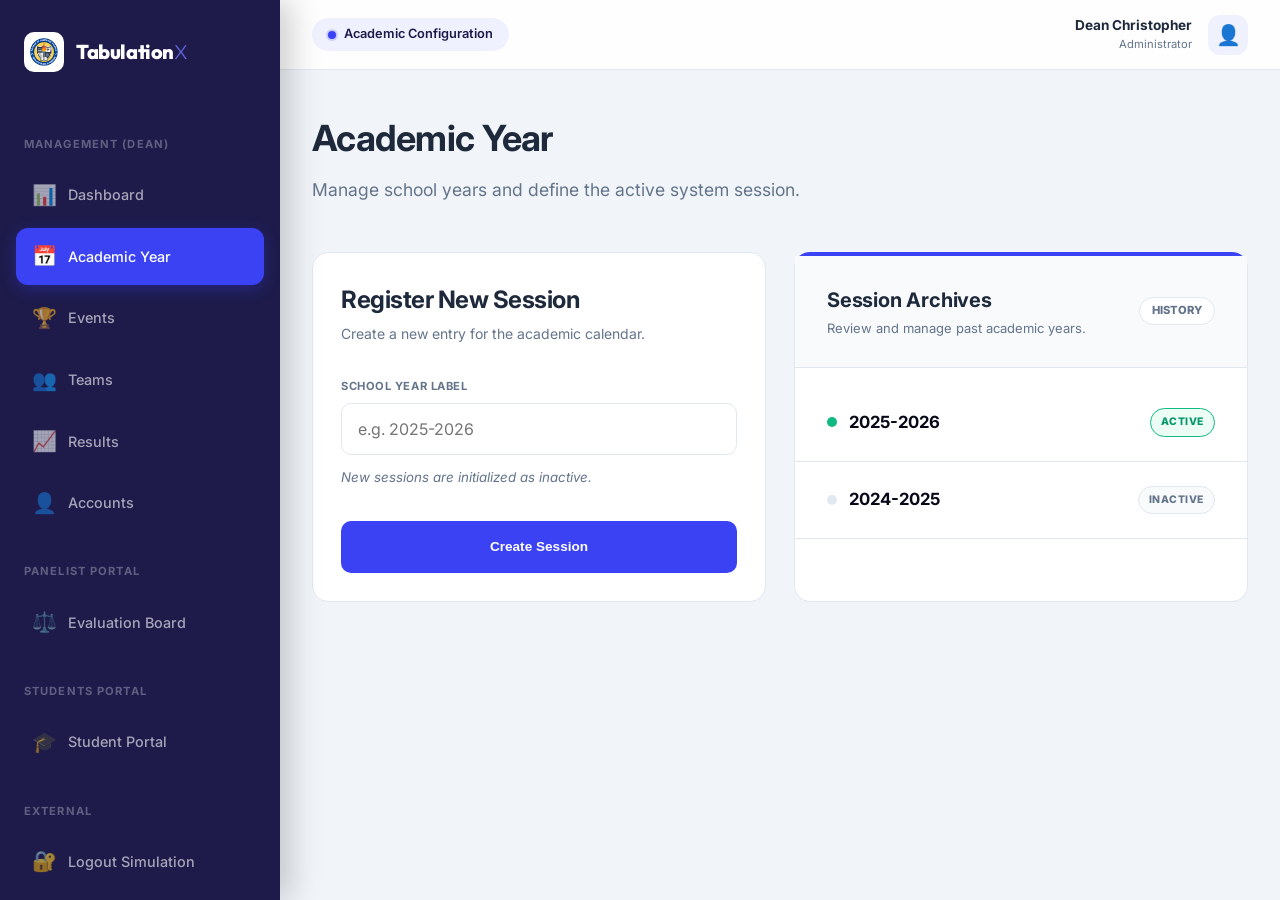
<file: dean/academic.html>
<!DOCTYPE html>
<html lang="en">
<head>
    <meta charset="UTF-8">
    <meta name="viewport" content="width=device-width, initial-scale=1.0">
    <title>Academic Year - TabulationX</title>
    <link rel="preconnect" href="https://fonts.googleapis.com">
    <link rel="preconnect" href="https://fonts.gstatic.com" crossorigin>
    <link href="https://fonts.googleapis.com/css2?family=Inter:wght@400;500;600;700&family=Outfit:wght@500;600;700;800&display=swap" rel="stylesheet">
    <link rel="stylesheet" href="../assets/css/style.css">
    <link rel="stylesheet" href="../assets/css/mobile.css">
</head>
<body>
    <div class="app-container">
        <!-- Unified Sidebar -->
        <aside class="sidebar">
            <div class="sidebar-brand">
                <div class="brand-logo"><img src="../assets/img/logo.png" alt="Logo"></div>
                <span class="brand-name">Tabulation<span class="x-mark">X</span></span>
            </div>

            <nav class="sidebar-menu">
                <div class="menu-section">Management (Dean)</div>
                <a href="dashboard.html" class="menu-item">
                    <span class="menu-icon">📊</span><span class="menu-text">Dashboard</span>
                </a>
                <a href="academic.html" class="menu-item active">
                    <span class="menu-icon">📅</span><span class="menu-text">Academic Year</span>
                </a>
                <a href="events.html" class="menu-item">
                    <span class="menu-icon">🏆</span><span class="menu-text">Events</span>
                </a>
                <a href="teams.html" class="menu-item">
                    <span class="menu-icon">👥</span><span class="menu-text">Teams</span>
                </a>
                <a href="results.html" class="menu-item">
                    <span class="menu-icon">📈</span><span class="menu-text">Results</span>
                </a>
                <a href="users.html" class="menu-item">
                    <span class="menu-icon">👤</span><span class="menu-text">Accounts</span>
                </a>

                <div class="menu-section">Panelist Portal</div>
                <a href="../panelist/dashboard.html" class="menu-item">
                    <span class="menu-icon">⚖️</span><span class="menu-text">Evaluation Board</span>
                </a>

                <div class="menu-section">Students Portal</div>
                <a href="../student/dashboard.html" class="menu-item">
                    <span class="menu-icon">🎓</span><span class="menu-text">Student Portal</span>
                </a>
                
                <div class="menu-section">External</div>
                <a href="../login.html" class="menu-item">
                    <span class="menu-icon">🔐</span><span class="menu-text">Logout Simulation</span>
                </a>
            </nav>
        </aside>

        <main class="main-wrapper">
            <header class="topbar">
                <div class="topbar-left">
                    <button id="sidebar-toggle" class="mobile-toggle">☰</button>
                    <div class="page-title-badge">
                        <span class="dot"></span>
                        Academic Configuration
                    </div>
                </div>
                <div class="topbar-right">
                    <div class="user-profile">
                        <div class="user-info">
                            <span class="user-name">Dean Christopher</span>
                            <span class="user-role">Administrator</span>
                        </div>
                        <div class="user-avatar">👤</div>
                    </div>
                </div>
            </header>

            <div class="content-body animate-fade-in">
                <div class="page-header" style="margin-bottom: 3rem;">
                    <div>
                        <h1>Academic Year</h1>
                        <p style="color: var(--text-light); margin-top: 0.5rem; font-size: 1.1rem;">Manage school years and define the active system session.</p>
                    </div>
                </div>

                <div class="dashboard-grid">
                    <div class="card animate-fade-in primary-top">
                        <div style="margin-bottom: 2rem;">
                            <h3 style="margin: 0; font-size: 1.5rem; letter-spacing: -0.02em;">Register New Session</h3>
                            <p style="color: var(--text-light); font-size: 0.875rem; margin-top: 0.25rem;">Create a new entry for the academic calendar.</p>
                        </div>
                        <div class="form-group" style="margin-bottom: 2rem;">
                            <label class="form-label" style="font-weight: 700; text-transform: uppercase; font-size: 0.7rem; letter-spacing: 0.05em; color: var(--text-light);">School Year Label</label>
                            <input type="text" placeholder="e.g. 2025-2026" class="form-control" style="height: 52px; font-size: 1rem; border-radius: var(--radius-md);">
                            <small style="color: var(--text-light); display: block; margin-top: 0.75rem; font-style: italic;">New sessions are initialized as inactive.</small>
                        </div>
                        <button class="btn btn-primary" style="width: 100%; height: 52px; font-weight: 700;">Create Session</button>
                    </div>

                    <div class="card stat-card animate-fade-in primary-top" style="padding: 0;">
                        <div style="padding: 1.75rem 2rem; border-bottom: 1px solid var(--border); background: var(--light); display: flex; justify-content: space-between; align-items: center;">
                            <div>
                                <h3 style="margin: 0; font-size: 1.25rem; letter-spacing: -0.01em;">Session Archives</h3>
                                <p style="color: var(--text-light); font-size: 0.8125rem; margin-top: 0.15rem;">Review and manage past academic years.</p>
                            </div>
                            <div style="background: var(--surface); padding: 4px 12px; border-radius: 20px; border: 1px solid var(--border); font-size: 0.7rem; font-weight: 800; color: var(--text-light);">HISTORY</div>
                        </div>
                        <div style="padding: 1rem 0;">
                            <div style="padding: 1.5rem 2rem; display: flex; justify-content: space-between; align-items: center; border-bottom: 1px solid var(--border);">
                                <div style="display: flex; align-items: center; gap: 0.75rem;">
                                    <div style="width: 10px; height: 10px; border-radius: 50%; background: var(--success)"></div>
                                    <strong style="font-size: 1.05rem; color: var(--dark);">2025-2026</strong>
                                </div>
                                <span style="font-size: 0.65rem; font-weight: 800; padding: 5px 10px; border-radius: 20px; text-transform: uppercase; letter-spacing: 0.05em; background: #ecfdf5; color: #059669; border: 1px solid #10b981;">ACTIVE</span>
                            </div>
                            <div style="padding: 1.5rem 2rem; display: flex; justify-content: space-between; align-items: center; border-bottom: 1px solid var(--border);">
                                <div style="display: flex; align-items: center; gap: 0.75rem;">
                                    <div style="width: 10px; height: 10px; border-radius: 50%; background: var(--border)"></div>
                                    <strong style="font-size: 1.05rem; color: var(--dark);">2024-2025</strong>
                                </div>
                                <span style="font-size: 0.65rem; font-weight: 800; padding: 5px 10px; border-radius: 20px; text-transform: uppercase; letter-spacing: 0.05em; background: #f8fafc; color: #64748b; border: 1px solid #e2e8f0;">INACTIVE</span>
                            </div>
                        </div>
                    </div>
                </div>
            </div>
        </main>
    </div>
    <script src="../assets/js/main.js"></script>
</body>
</html>
</file>
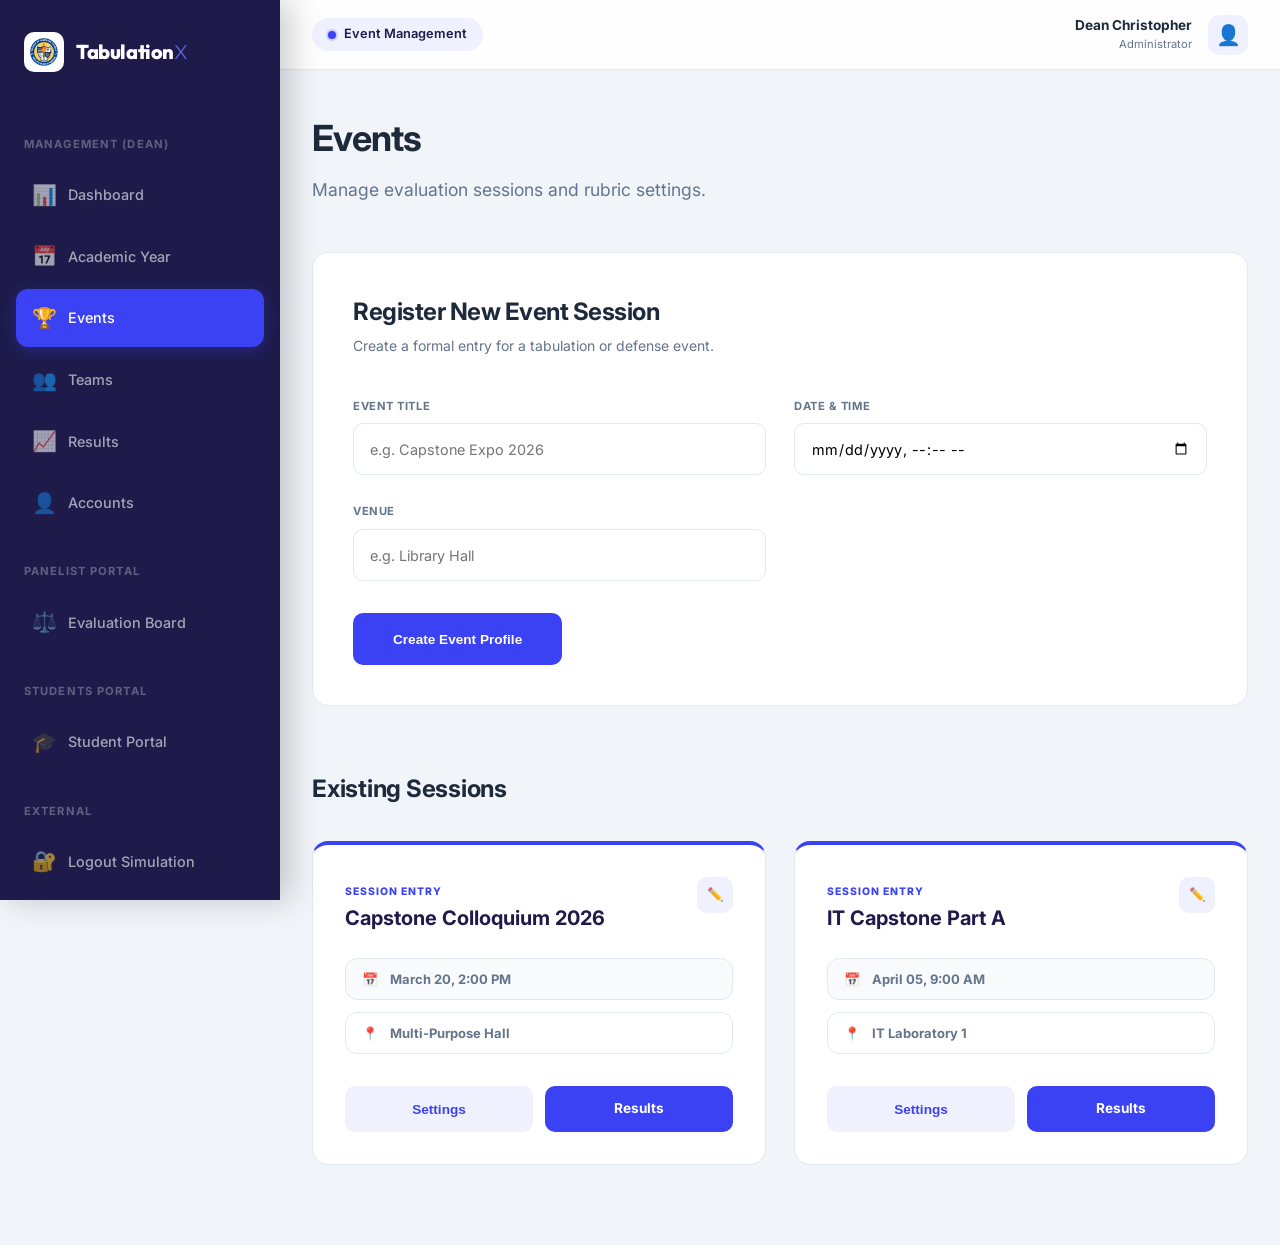
<file: dean/events.html>
<!DOCTYPE html>
<html lang="en">
<head>
    <meta charset="UTF-8">
    <meta name="viewport" content="width=device-width, initial-scale=1.0">
    <title>Events - TabulationX</title>
    <link rel="preconnect" href="https://fonts.googleapis.com">
    <link rel="preconnect" href="https://fonts.gstatic.com" crossorigin>
    <link href="https://fonts.googleapis.com/css2?family=Inter:wght@400;500;600;700&family=Outfit:wght@500;600;700;800&display=swap" rel="stylesheet">
    <link rel="stylesheet" href="../assets/css/style.css">
    <link rel="stylesheet" href="../assets/css/mobile.css">
</head>
<body>
    <div class="app-container">
        <!-- Unified Sidebar -->
        <aside class="sidebar">
            <div class="sidebar-brand">
                <div class="brand-logo"><img src="../assets/img/logo.png" alt="Logo"></div>
                <span class="brand-name">Tabulation<span class="x-mark">X</span></span>
            </div>

            <nav class="sidebar-menu">
                <div class="menu-section">Management (Dean)</div>
                <a href="dashboard.html" class="menu-item">
                    <span class="menu-icon">📊</span><span class="menu-text">Dashboard</span>
                </a>
                <a href="academic.html" class="menu-item">
                    <span class="menu-icon">📅</span><span class="menu-text">Academic Year</span>
                </a>
                <a href="events.html" class="menu-item active">
                    <span class="menu-icon">🏆</span><span class="menu-text">Events</span>
                </a>
                <a href="teams.html" class="menu-item">
                    <span class="menu-icon">👥</span><span class="menu-text">Teams</span>
                </a>
                <a href="results.html" class="menu-item">
                    <span class="menu-icon">📈</span><span class="menu-text">Results</span>
                </a>
                <a href="users.html" class="menu-item">
                    <span class="menu-icon">👤</span><span class="menu-text">Accounts</span>
                </a>

                <div class="menu-section">Panelist Portal</div>
                <a href="../panelist/dashboard.html" class="menu-item">
                    <span class="menu-icon">⚖️</span><span class="menu-text">Evaluation Board</span>
                </a>

                <div class="menu-section">Students Portal</div>
                <a href="../student/dashboard.html" class="menu-item">
                    <span class="menu-icon">🎓</span><span class="menu-text">Student Portal</span>
                </a>
                
                <div class="menu-section">External</div>
                <a href="../login.html" class="menu-item">
                    <span class="menu-icon">🔐</span><span class="menu-text">Logout Simulation</span>
                </a>
            </nav>
        </aside>

        <main class="main-wrapper">
            <header class="topbar">
                <div class="topbar-left">
                    <button id="sidebar-toggle" class="mobile-toggle">☰</button>
                    <div class="page-title-badge">
                        <span class="dot"></span>
                        Event Management
                    </div>
                </div>
                <div class="topbar-right">
                    <div class="user-profile">
                        <div class="user-info">
                            <span class="user-name">Dean Christopher</span>
                            <span class="user-role">Administrator</span>
                        </div>
                        <div class="user-avatar">👤</div>
                    </div>
                </div>
            </header>

            <div class="content-body animate-fade-in">
                <div class="page-header" style="margin-bottom: 3rem;">
                    <div>
                        <h1>Events</h1>
                        <p style="color: var(--text-light); margin-top: 0.5rem; font-size: 1.1rem;">Manage evaluation sessions and rubric settings.</p>
                    </div>
                </div>

                <div class="card primary-top" style="margin-bottom: 4rem; padding: 2.5rem;">
                    <div style="margin-bottom: 2.5rem;">
                        <h3 style="margin: 0; font-size: 1.5rem; letter-spacing: -0.02em;">Register New Event Session</h3>
                        <p style="color: var(--text-light); font-size: 0.875rem; margin-top: 0.25rem;">Create a formal entry for a tabulation or defense event.</p>
                    </div>
                    <div style="display: grid; grid-template-columns: repeat(auto-fit, minmax(280px, 1fr)); gap: 1.75rem; margin-bottom: 2rem;">
                        <div class="form-group">
                            <label class="form-label">Event Title</label>
                            <input type="text" placeholder="e.g. Capstone Expo 2026" class="form-control" style="height: 52px; border-radius: var(--radius-md);">
                        </div>
                        <div class="form-group">
                            <label class="form-label">Date & Time</label>
                            <input type="datetime-local" class="form-control" style="height: 52px; border-radius: var(--radius-md);">
                        </div>
                        <div class="form-group">
                            <label class="form-label">Venue</label>
                            <input type="text" placeholder="e.g. Library Hall" class="form-control" style="height: 52px; border-radius: var(--radius-md);">
                        </div>
                    </div>
                    <button class="btn btn-primary" style="padding: 0 2.5rem; height: 52px; font-weight: 700; border-radius: var(--radius-md);">Create Event Profile</button>
                </div>

                <h2 style="margin-bottom: 2rem; font-size: 1.5rem; letter-spacing: -0.01em;">Existing Sessions</h2>
                <div class="dashboard-grid">
                    <div class="card animate-fade-in stat-card primary-top" style="padding: 2rem; display: flex; flex-direction: column;">
                        <div style="display: flex; justify-content: space-between; align-items: flex-start; margin-bottom: 1.5rem;">
                            <div style="flex: 1;">
                                <span style="font-size: 0.65rem; font-weight: 800; color: var(--primary); text-transform: uppercase; letter-spacing: 0.1em;">Session Entry</span>
                                <h3 style="margin: 0; font-size: 1.25rem; color: var(--primary-dark);">Capstone Colloquium 2026</h3>
                            </div>
                            <button style="background: var(--primary-subtle); border: none; color: var(--primary); cursor: pointer; width: 36px; height: 36px; border-radius: 10px;">✏️</button>
                        </div>
                        <div style="display: grid; gap: 0.75rem; margin-bottom: 2rem;">
                            <div style="display: flex; align-items: center; gap: 0.75rem; font-size: 0.8125rem; color: var(--text-light); border: 1px solid var(--border); padding: 0.6rem 1rem; border-radius: 12px; background: var(--light);">
                                <span>📅</span> <strong>March 20, 2:00 PM</strong>
                            </div>
                            <div style="display: flex; align-items: center; gap: 0.75rem; font-size: 0.8125rem; color: var(--text-light); border: 1px solid var(--border); padding: 0.6rem 1rem; border-radius: 12px;">
                                <span>📍</span> <strong>Multi-Purpose Hall</strong>
                            </div>
                        </div>
                        <div style="display: flex; gap: 0.75rem; margin-top: auto;">
                            <button class="btn btn-secondary" style="flex: 1; font-weight: 700;">Settings</button>
                            <a href="results.html" class="btn btn-primary" style="flex: 1; font-weight: 700;">Results</a>
                        </div>
                    </div>

                    <div class="card animate-fade-in stat-card primary-top" style="padding: 2rem; display: flex; flex-direction: column;">
                        <div style="display: flex; justify-content: space-between; align-items: flex-start; margin-bottom: 1.5rem;">
                            <div style="flex: 1;">
                                <span style="font-size: 0.65rem; font-weight: 800; color: var(--primary); text-transform: uppercase; letter-spacing: 0.1em;">Session Entry</span>
                                <h3 style="margin: 0; font-size: 1.25rem; color: var(--primary-dark);">IT Capstone Part A</h3>
                            </div>
                            <button style="background: var(--primary-subtle); border: none; color: var(--primary); cursor: pointer; width: 36px; height: 36px; border-radius: 10px;">✏️</button>
                        </div>
                        <div style="display: grid; gap: 0.75rem; margin-bottom: 2rem;">
                            <div style="display: flex; align-items: center; gap: 0.75rem; font-size: 0.8125rem; color: var(--text-light); border: 1px solid var(--border); padding: 0.6rem 1rem; border-radius: 12px; background: var(--light);">
                                <span>📅</span> <strong>April 05, 9:00 AM</strong>
                            </div>
                            <div style="display: flex; align-items: center; gap: 0.75rem; font-size: 0.8125rem; color: var(--text-light); border: 1px solid var(--border); padding: 0.6rem 1rem; border-radius: 12px;">
                                <span>📍</span> <strong>IT Laboratory 1</strong>
                            </div>
                        </div>
                        <div style="display: flex; gap: 0.75rem; margin-top: auto;">
                            <button class="btn btn-secondary" style="flex: 1; font-weight: 700;">Settings</button>
                            <a href="results.html" class="btn btn-primary" style="flex: 1; font-weight: 700;">Results</a>
                        </div>
                    </div>
                </div>
            </div>
        </main>
    </div>
    <script src="../assets/js/main.js"></script>
</body>
</html>
</file>
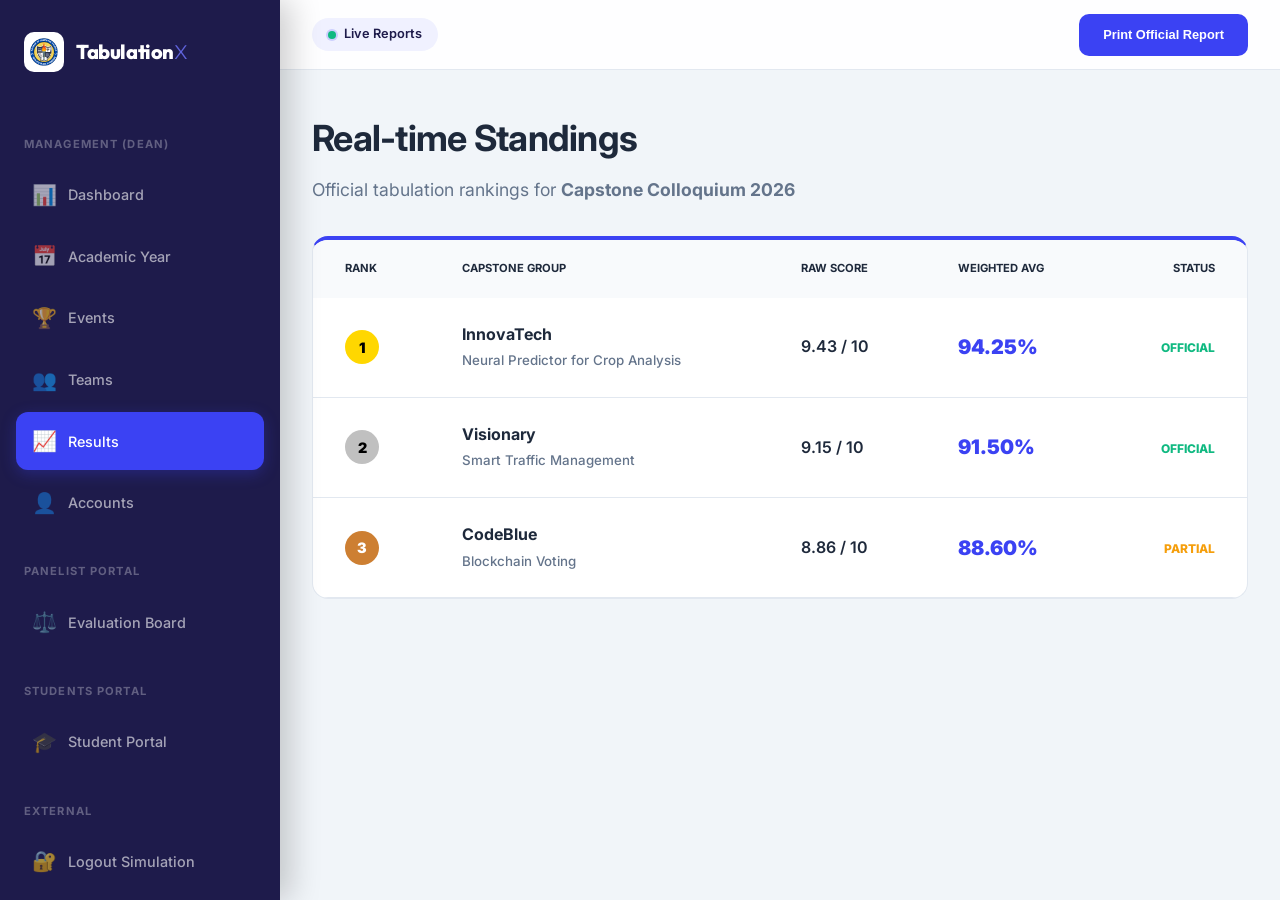
<file: dean/results.html>
<!DOCTYPE html>
<html lang="en">
<head>
    <meta charset="UTF-8">
    <meta name="viewport" content="width=device-width, initial-scale=1.0">
    <title>Results - TabulationX</title>
    <link rel="preconnect" href="https://fonts.googleapis.com">
    <link rel="preconnect" href="https://fonts.gstatic.com" crossorigin>
    <link href="https://fonts.googleapis.com/css2?family=Inter:wght@400;500;600;700&family=Outfit:wght@500;600;700;800&display=swap" rel="stylesheet">
    <link rel="stylesheet" href="../assets/css/style.css">
    <link rel="stylesheet" href="../assets/css/mobile.css">
</head>
<body>
    <div class="app-container">
        <!-- Unified Sidebar -->
        <aside class="sidebar">
            <div class="sidebar-brand">
                <div class="brand-logo"><img src="../assets/img/logo.png" alt="Logo"></div>
                <span class="brand-name">Tabulation<span class="x-mark">X</span></span>
            </div>

            <nav class="sidebar-menu">
                <div class="menu-section">Management (Dean)</div>
                <a href="dashboard.html" class="menu-item">
                    <span class="menu-icon">📊</span><span class="menu-text">Dashboard</span>
                </a>
                <a href="academic.html" class="menu-item">
                    <span class="menu-icon">📅</span><span class="menu-text">Academic Year</span>
                </a>
                <a href="events.html" class="menu-item">
                    <span class="menu-icon">🏆</span><span class="menu-text">Events</span>
                </a>
                <a href="teams.html" class="menu-item">
                    <span class="menu-icon">👥</span><span class="menu-text">Teams</span>
                </a>
                <a href="results.html" class="menu-item active">
                    <span class="menu-icon">📈</span><span class="menu-text">Results</span>
                </a>
                <a href="users.html" class="menu-item">
                    <span class="menu-icon">👤</span><span class="menu-text">Accounts</span>
                </a>

                <div class="menu-section">Panelist Portal</div>
                <a href="../panelist/dashboard.html" class="menu-item">
                    <span class="menu-icon">⚖️</span><span class="menu-text">Evaluation Board</span>
                </a>

                <div class="menu-section">Students Portal</div>
                <a href="../student/dashboard.html" class="menu-item">
                    <span class="menu-icon">🎓</span><span class="menu-text">Student Portal</span>
                </a>
                
                <div class="menu-section">External</div>
                <a href="../login.html" class="menu-item">
                    <span class="menu-icon">🔐</span><span class="menu-text">Logout Simulation</span>
                </a>
            </nav>
        </aside>

        <main class="main-wrapper">
            <header class="topbar">
                <div class="topbar-left">
                    <button id="sidebar-toggle" class="mobile-toggle">☰</button>
                    <div class="page-title-badge">
                        <span class="dot" style="background: var(--success)"></span>
                        Live Reports
                    </div>
                </div>
                <div class="topbar-right">
                    <button class="btn btn-primary" style="height: 42px; font-size: 0.8rem; border-radius: 10px;">Print Official Report</button>
                </div>
            </header>

            <div class="content-body animate-fade-in">
                <div class="page-header" style="margin-bottom: 2rem;">
                    <div>
                        <h1>Real-time Standings</h1>
                        <p style="color: var(--text-light); margin-top: 0.5rem; font-size: 1.1rem;">Official tabulation rankings for <strong>Capstone Colloquium 2026</strong></p>
                    </div>
                </div>

                <div class="card stat-card primary-top" style="padding: 0; overflow: hidden;">
                    <table style="width: 100%; border-collapse: collapse;">
                        <thead>
                            <tr style="background: var(--light); text-align: left;">
                                <th style="padding: 1.25rem 2rem; font-size: 0.7rem; text-transform: uppercase;">Rank</th>
                                <th style="padding: 1.25rem 2rem; font-size: 0.7rem; text-transform: uppercase;">Capstone Group</th>
                                <th style="padding: 1.25rem 2rem; font-size: 0.7rem; text-transform: uppercase;">Raw Score</th>
                                <th style="padding: 1.25rem 2rem; font-size: 0.7rem; text-transform: uppercase;">Weighted Avg</th>
                                <th style="padding: 1.25rem 2rem; font-size: 0.7rem; text-transform: uppercase; text-align: right;">Status</th>
                            </tr>
                        </thead>
                        <tbody>
                            <tr style="border-bottom: 1px solid var(--border);">
                                <td style="padding: 1.5rem 2rem;"><span style="background:gold; color:black; width:34px; height:34px; display:inline-flex; align-items:center; justify-content:center; border-radius:50%; font-weight:900; font-size: 0.9rem;">1</span></td>
                                <td style="padding: 1.5rem 2rem;"><strong>InnovaTech</strong><br><small style="color:var(--text-light); font-weight: 500;">Neural Predictor for Crop Analysis</small></td>
                                <td style="padding: 1.5rem 2rem; font-weight: 600; color: var(--text-main);">9.43 / 10</td>
                                <td style="padding: 1.5rem 2rem; color: var(--primary); font-weight: 950; font-size: 1.25rem;">94.25%</td>
                                <td style="padding: 1.5rem 2rem; text-align: right;"><span style="color:var(--success); font-weight:800; font-size: 0.75rem;">OFFICIAL</span></td>
                            </tr>
                            <tr style="border-bottom: 1px solid var(--border);">
                                <td style="padding: 1.5rem 2rem;"><span style="background:silver; color:black; width:34px; height:34px; display:inline-flex; align-items:center; justify-content:center; border-radius:50%; font-weight:900; font-size: 0.9rem;">2</span></td>
                                <td style="padding: 1.5rem 2rem;"><strong>Visionary</strong><br><small style="color:var(--text-light); font-weight: 500;">Smart Traffic Management</small></td>
                                <td style="padding: 1.5rem 2rem; font-weight: 600; color: var(--text-main);">9.15 / 10</td>
                                <td style="padding: 1.5rem 2rem; color: var(--primary); font-weight: 950; font-size: 1.25rem;">91.50%</td>
                                <td style="padding: 1.5rem 2rem; text-align: right;"><span style="color:var(--success); font-weight:800; font-size: 0.75rem;">OFFICIAL</span></td>
                            </tr>
                            <tr style="border-bottom: 1px solid var(--border);">
                                <td style="padding: 1.5rem 2rem;"><span style="background:#cd7f32; color:white; width:34px; height:34px; display:inline-flex; align-items:center; justify-content:center; border-radius:50%; font-weight:900; font-size: 0.9rem;">3</span></td>
                                <td style="padding: 1.5rem 2rem;"><strong>CodeBlue</strong><br><small style="color:var(--text-light); font-weight: 500;">Blockchain Voting</small></td>
                                <td style="padding: 1.5rem 2rem; font-weight: 600; color: var(--text-main);">8.86 / 10</td>
                                <td style="padding: 1.5rem 2rem; color: var(--primary); font-weight: 950; font-size: 1.25rem;">88.60%</td>
                                <td style="padding: 1.5rem 2rem; text-align: right;"><span style="color:var(--warning); font-weight:800; font-size: 0.75rem;">PARTIAL</span></td>
                            </tr>
                        </tbody>
                    </table>
                </div>
            </div>
        </main>
    </div>
    <script src="../assets/js/main.js"></script>
</body>
</html>
</file>
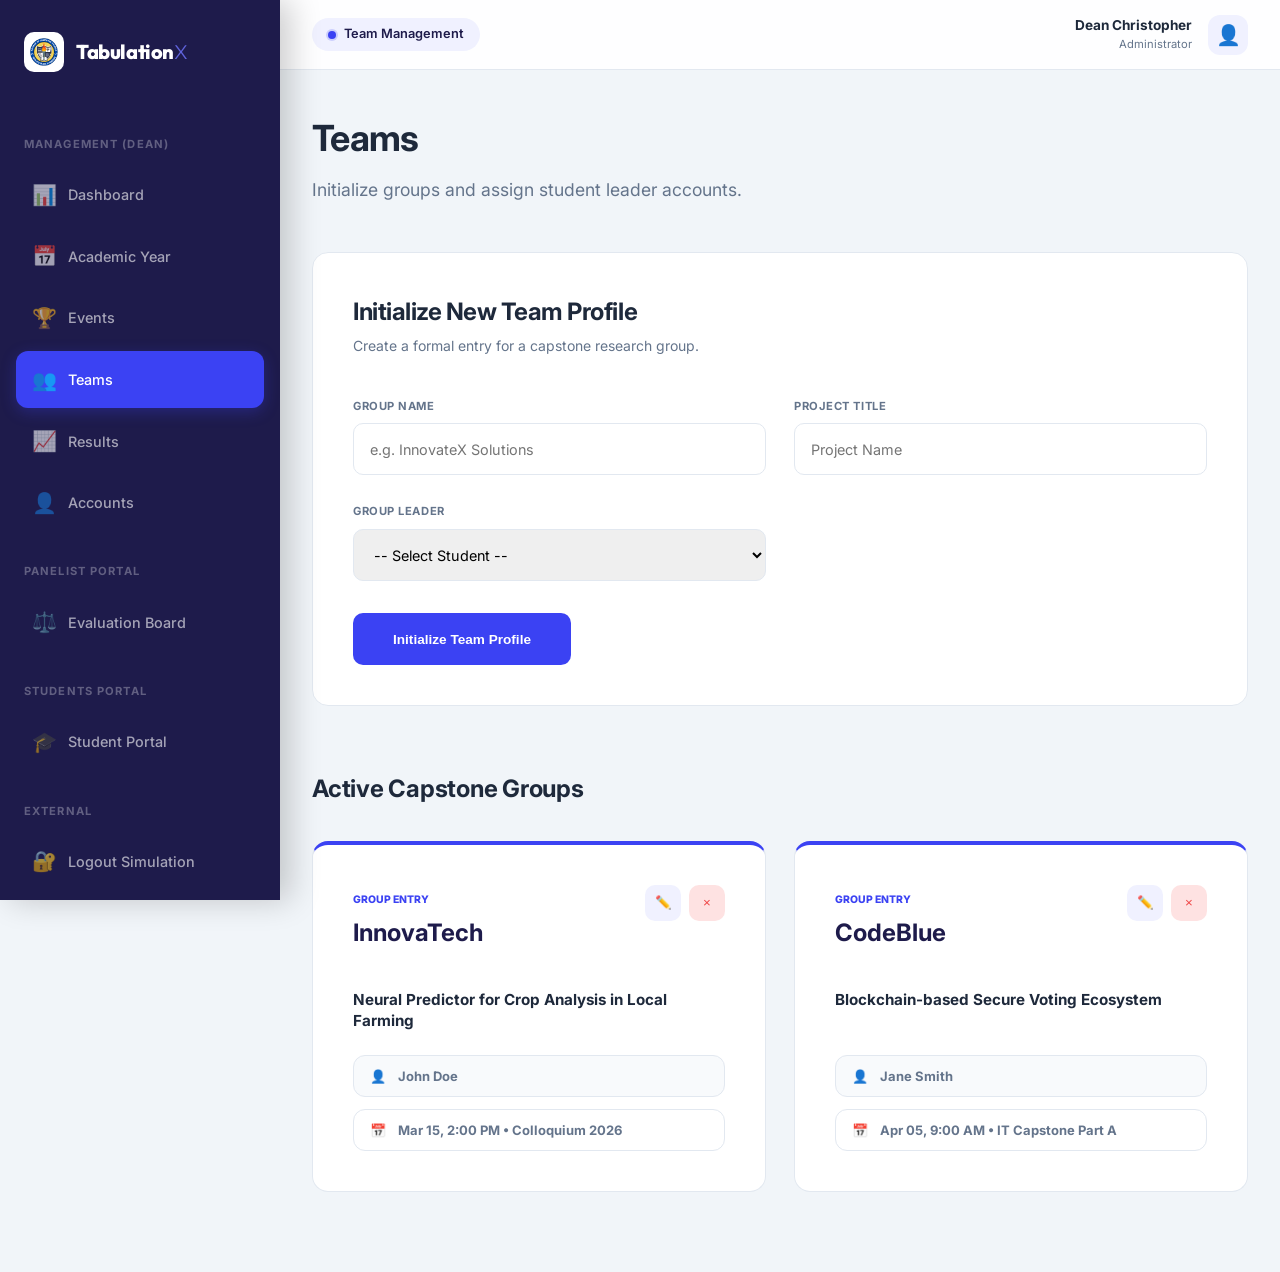
<file: dean/teams.html>
<!DOCTYPE html>
<html lang="en">
<head>
    <meta charset="UTF-8">
    <meta name="viewport" content="width=device-width, initial-scale=1.0">
    <title>Teams - TabulationX</title>
    <link rel="preconnect" href="https://fonts.googleapis.com">
    <link rel="preconnect" href="https://fonts.gstatic.com" crossorigin>
    <link href="https://fonts.googleapis.com/css2?family=Inter:wght@400;500;600;700&family=Outfit:wght@500;600;700;800&display=swap" rel="stylesheet">
    <link rel="stylesheet" href="../assets/css/style.css">
    <link rel="stylesheet" href="../assets/css/mobile.css">
</head>
<body>
    <div class="app-container">
        <!-- Unified Sidebar -->
        <aside class="sidebar">
            <div class="sidebar-brand">
                <div class="brand-logo"><img src="../assets/img/logo.png" alt="Logo"></div>
                <span class="brand-name">Tabulation<span class="x-mark">X</span></span>
            </div>

            <nav class="sidebar-menu">
                <div class="menu-section">Management (Dean)</div>
                <a href="dashboard.html" class="menu-item">
                    <span class="menu-icon">📊</span><span class="menu-text">Dashboard</span>
                </a>
                <a href="academic.html" class="menu-item">
                    <span class="menu-icon">📅</span><span class="menu-text">Academic Year</span>
                </a>
                <a href="events.html" class="menu-item">
                    <span class="menu-icon">🏆</span><span class="menu-text">Events</span>
                </a>
                <a href="teams.html" class="menu-item active">
                    <span class="menu-icon">👥</span><span class="menu-text">Teams</span>
                </a>
                <a href="results.html" class="menu-item">
                    <span class="menu-icon">📈</span><span class="menu-text">Results</span>
                </a>
                <a href="users.html" class="menu-item">
                    <span class="menu-icon">👤</span><span class="menu-text">Accounts</span>
                </a>

                <div class="menu-section">Panelist Portal</div>
                <a href="../panelist/dashboard.html" class="menu-item">
                    <span class="menu-icon">⚖️</span><span class="menu-text">Evaluation Board</span>
                </a>

                <div class="menu-section">Students Portal</div>
                <a href="../student/dashboard.html" class="menu-item">
                    <span class="menu-icon">🎓</span><span class="menu-text">Student Portal</span>
                </a>
                
                <div class="menu-section">External</div>
                <a href="../login.html" class="menu-item">
                    <span class="menu-icon">🔐</span><span class="menu-text">Logout Simulation</span>
                </a>
            </nav>
        </aside>

        <main class="main-wrapper">
            <header class="topbar">
                <div class="topbar-left">
                    <button id="sidebar-toggle" class="mobile-toggle">☰</button>
                    <div class="page-title-badge">
                        <span class="dot"></span>
                        Team Management
                    </div>
                </div>
                <div class="topbar-right">
                    <div class="user-profile">
                        <div class="user-info">
                            <span class="user-name">Dean Christopher</span>
                            <span class="user-role">Administrator</span>
                        </div>
                        <div class="user-avatar">👤</div>
                    </div>
                </div>
            </header>

            <div class="content-body animate-fade-in">
                <div class="page-header" style="margin-bottom: 3rem;">
                    <div>
                        <h1>Teams</h1>
                        <p style="color: var(--text-light); margin-top: 0.5rem; font-size: 1.1rem;">Initialize groups and assign student leader accounts.</p>
                    </div>
                </div>

                <div class="card primary-top" style="margin-bottom: 4rem; padding: 2.5rem;">
                    <div style="margin-bottom: 2.5rem;">
                        <h3 style="margin: 0; font-size: 1.5rem; letter-spacing: -0.02em;">Initialize New Team Profile</h3>
                        <p style="color: var(--text-light); font-size: 0.875rem; margin-top: 0.25rem;">Create a formal entry for a capstone research group.</p>
                    </div>
                    <div style="display: grid; grid-template-columns: repeat(auto-fit, minmax(280px, 1fr)); gap: 1.75rem; margin-bottom: 2rem;">
                        <div class="form-group">
                            <label class="form-label">Group Name</label>
                            <input type="text" placeholder="e.g. InnovateX Solutions" class="form-control" style="height: 52px; border-radius: var(--radius-md);">
                        </div>
                        <div class="form-group">
                            <label class="form-label">Project Title</label>
                            <input type="text" placeholder="Project Name" class="form-control" style="height: 52px; border-radius: var(--radius-md);">
                        </div>
                        <div class="form-group">
                            <label class="form-label">Group Leader</label>
                            <select class="form-control" style="height: 52px; border-radius: var(--radius-md); appearance: auto;">
                                <option>-- Select Student --</option>
                                <option>John Doe</option>
                                <option>Jane Smith</option>
                            </select>
                        </div>
                    </div>
                    <button class="btn btn-primary" style="padding: 0 2.5rem; height: 52px; font-weight: 700; border-radius: var(--radius-md);">Initialize Team Profile</button>
                </div>

                <h2 style="margin-bottom: 2rem; font-size: 1.5rem; letter-spacing: -0.01em;">Active Capstone Groups</h2>
                <div class="dashboard-grid">
                    <div class="card stat-card primary-top animate-fade-in" style="padding: 2.5rem; display: flex; flex-direction: column;">
                        <div style="display: flex; justify-content: space-between; align-items: flex-start; margin-bottom: 2rem;">
                            <div style="flex: 1;">
                                <span style="font-size: 0.65rem; font-weight: 800; color: var(--primary); text-transform: uppercase;">Group Entry</span>
                                <h3 style="margin: 0.25rem 0; font-size: 1.5rem; color: var(--primary-dark);">InnovaTech</h3>
                            </div>
                            <div style="display: flex; gap: 0.5rem;">
                                <button style="background: var(--primary-subtle); border: none; width: 36px; height: 36px; border-radius: 10px; cursor: pointer; color: var(--primary);">✏️</button>
                                <button style="background: var(--danger-subtle); border: none; width: 36px; height: 36px; border-radius: 10px; cursor: pointer; color: var(--danger);">&times;</button>
                            </div>
                        </div>
                        <h4 style="font-size: 0.95rem; font-weight: 700; margin-bottom: 1.5rem; color: var(--text-main); line-height: 1.4;">Neural Predictor for Crop Analysis in Local Farming</h4>
                        <div style="display: grid; gap: 0.75rem; margin-top: auto;">
                            <div style="display: flex; align-items: center; gap: 0.75rem; font-size: 0.8125rem; color: var(--text-light); border: 1px solid var(--border); padding: 0.6rem 1rem; border-radius: 12px; background: var(--light);">
                                <span>👤</span> <strong>John Doe</strong>
                            </div>
                            <div style="display: flex; align-items: center; gap: 0.75rem; font-size: 0.8125rem; color: var(--text-light); border: 1px solid var(--border); padding: 0.6rem 1rem; border-radius: 12px;">
                                <span>📅</span> <strong>Mar 15, 2:00 PM • Colloquium 2026</strong>
                            </div>
                        </div>
                    </div>

                    <div class="card stat-card primary-top animate-fade-in" style="padding: 2.5rem; display: flex; flex-direction: column;">
                        <div style="display: flex; justify-content: space-between; align-items: flex-start; margin-bottom: 2rem;">
                            <div style="flex: 1;">
                                <span style="font-size: 0.65rem; font-weight: 800; color: var(--primary); text-transform: uppercase;">Group Entry</span>
                                <h3 style="margin: 0.25rem 0; font-size: 1.5rem; color: var(--primary-dark);">CodeBlue</h3>
                            </div>
                            <div style="display: flex; gap: 0.5rem;">
                                <button style="background: var(--primary-subtle); border: none; width: 36px; height: 36px; border-radius: 10px; cursor: pointer; color: var(--primary);">✏️</button>
                                <button style="background: var(--danger-subtle); border: none; width: 36px; height: 36px; border-radius: 10px; cursor: pointer; color: var(--danger);">&times;</button>
                            </div>
                        </div>
                        <h4 style="font-size: 0.95rem; font-weight: 700; margin-bottom: 1.5rem; color: var(--text-main); line-height: 1.4;">Blockchain-based Secure Voting Ecosystem</h4>
                        <div style="display: grid; gap: 0.75rem; margin-top: auto;">
                            <div style="display: flex; align-items: center; gap: 0.75rem; font-size: 0.8125rem; color: var(--text-light); border: 1px solid var(--border); padding: 0.6rem 1rem; border-radius: 12px; background: var(--light);">
                                <span>👤</span> <strong>Jane Smith</strong>
                            </div>
                            <div style="display: flex; align-items: center; gap: 0.75rem; font-size: 0.8125rem; color: var(--text-light); border: 1px solid var(--border); padding: 0.6rem 1rem; border-radius: 12px;">
                                <span>📅</span> <strong>Apr 05, 9:00 AM • IT Capstone Part A</strong>
                            </div>
                        </div>
                    </div>
                </div>
            </div>
        </main>
    </div>
    <script src="../assets/js/main.js"></script>
</body>
</html>
</file>
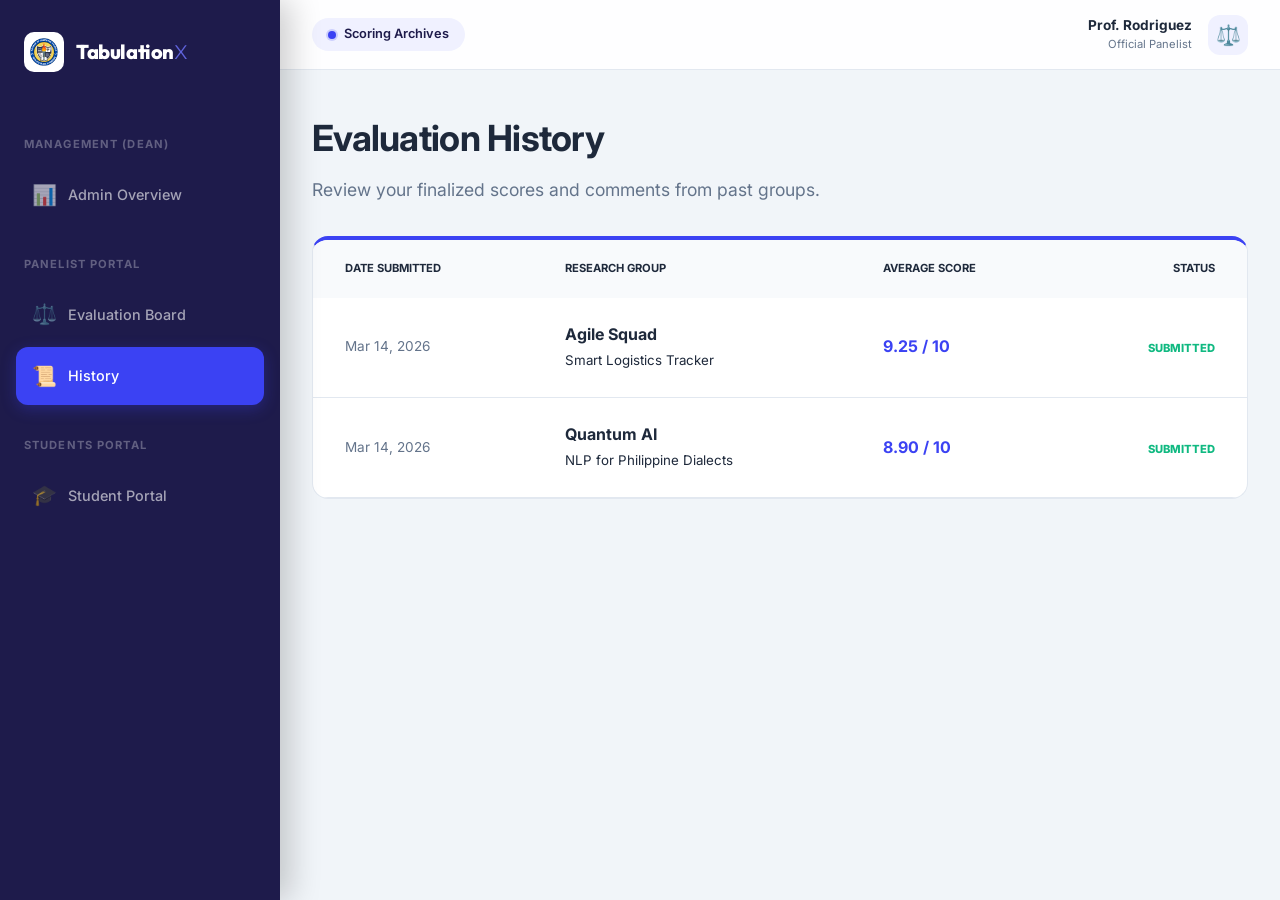
<file: panelist/history.html>
<!DOCTYPE html>
<html lang="en">
<head>
    <meta charset="UTF-8">
    <meta name="viewport" content="width=device-width, initial-scale=1.0">
    <title>Scoring History - TabulationX</title>
    <link rel="preconnect" href="https://fonts.googleapis.com">
    <link rel="preconnect" href="https://fonts.gstatic.com" crossorigin>
    <link href="https://fonts.googleapis.com/css2?family=Inter:wght@400;500;600;700&family=Outfit:wght@500;600;700;800&display=swap" rel="stylesheet">
    <link rel="stylesheet" href="../assets/css/style.css">
    <link rel="stylesheet" href="../assets/css/mobile.css">
</head>
<body>
    <div class="app-container">
        <!-- Panelist Portal Sidebar -->
        <aside class="sidebar">
            <div class="sidebar-brand">
                <div class="brand-logo"><img src="../assets/img/logo.png" alt="Logo"></div>
                <span class="brand-name">Tabulation<span class="x-mark">X</span></span>
            </div>

            <nav class="sidebar-menu">
                <div class="menu-section">Management (Dean)</div>
                <a href="../dean/dashboard.html" class="menu-item">
                    <span class="menu-icon">📊</span><span class="menu-text">Admin Overview</span>
                </a>

                <div class="menu-section">Panelist Portal</div>
                <a href="dashboard.html" class="menu-item">
                    <span class="menu-icon">⚖️</span><span class="menu-text">Evaluation Board</span>
                </a>
                <a href="history.html" class="menu-item active">
                    <span class="menu-icon">📜</span><span class="menu-text">History</span>
                </a>

                <div class="menu-section">Students Portal</div>
                <a href="../student/dashboard.html" class="menu-item">
                    <span class="menu-icon">🎓</span><span class="menu-text">Student Portal</span>
                </a>
            </nav>
        </aside>

        <main class="main-wrapper">
            <header class="topbar">
                <div class="topbar-left">
                    <button id="sidebar-toggle" class="mobile-toggle">☰</button>
                    <div class="page-title-badge">
                        <span class="dot"></span>
                        Scoring Archives
                    </div>
                </div>
                <div class="topbar-right">
                    <div class="user-profile">
                        <div class="user-info">
                            <span class="user-name">Prof. Rodriguez</span>
                            <span class="user-role">Official Panelist</span>
                        </div>
                        <div class="user-avatar">⚖️</div>
                    </div>
                </div>
            </header>

            <div class="content-body animate-fade-in">
                <div class="page-header" style="margin-bottom: 2rem;">
                    <div>
                        <h1>Evaluation History</h1>
                        <p style="color: var(--text-light); margin-top: 0.5rem; font-size: 1.1rem;">Review your finalized scores and comments from past groups.</p>
                    </div>
                </div>

                <div class="card stat-card primary-top" style="padding: 0; overflow: hidden;">
                    <table style="width: 100%; border-collapse: collapse;">
                        <thead>
                            <tr style="background: var(--light); text-align: left;">
                                <th style="padding: 1.25rem 2rem; font-size: 0.7rem; text-transform: uppercase;">Date Submitted</th>
                                <th style="padding: 1.25rem 2rem; font-size: 0.7rem; text-transform: uppercase;">Research Group</th>
                                <th style="padding: 1.25rem 2rem; font-size: 0.7rem; text-transform: uppercase;">Average Score</th>
                                <th style="padding: 1.25rem 2rem; font-size: 0.7rem; text-transform: uppercase; text-align: right;">Status</th>
                            </tr>
                        </thead>
                        <tbody>
                            <tr style="border-bottom: 1px solid var(--border);">
                                <td style="padding: 1.5rem 2rem; font-size: 0.85rem; color: var(--text-light);">Mar 14, 2026</td>
                                <td style="padding: 1.5rem 2rem;"><strong>Agile Squad</strong><br><small>Smart Logistics Tracker</small></td>
                                <td style="padding: 1.5rem 2rem; font-weight: 700; color: var(--primary);">9.25 / 10</td>
                                <td style="padding: 1.5rem 2rem; text-align: right;"><span style="color:var(--success); font-weight:800; font-size:0.7rem;">SUBMITTED</span></td>
                            </tr>
                            <tr style="border-bottom: 1px solid var(--border);">
                                <td style="padding: 1.5rem 2rem; font-size: 0.85rem; color: var(--text-light);">Mar 14, 2026</td>
                                <td style="padding: 1.5rem 2rem;"><strong>Quantum AI</strong><br><small>NLP for Philippine Dialects</small></td>
                                <td style="padding: 1.5rem 2rem; font-weight: 700; color: var(--primary);">8.90 / 10</td>
                                <td style="padding: 1.5rem 2rem; text-align: right;"><span style="color:var(--success); font-weight:800; font-size:0.7rem;">SUBMITTED</span></td>
                            </tr>
                        </tbody>
                    </table>
                </div>
            </div>
        </main>
    </div>
    <script src="../assets/js/main.js"></script>
</body>
</html>
</file>
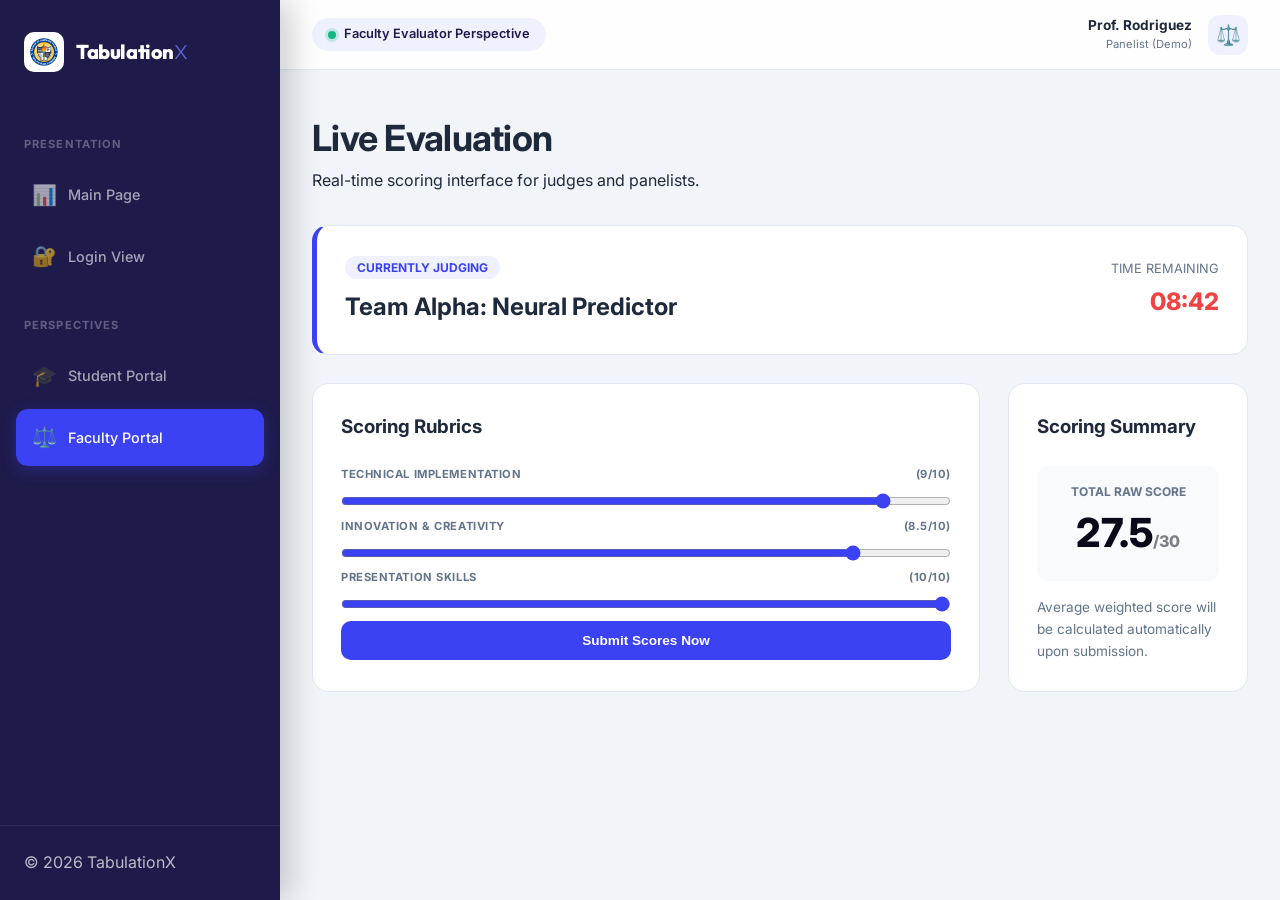
<file: portal/faculty.html>
<!DOCTYPE html>
<html lang="en">
<head>
    <meta charset="UTF-8">
    <meta name="viewport" content="width=device-width, initial-scale=1.0">
    <title>Faculty Portal - TabulationX</title>
    <link rel="preconnect" href="https://fonts.googleapis.com">
    <link href="https://fonts.googleapis.com/css2?family=Inter:wght@400;500;600;700&family=Outfit:wght@500;600;700;800&display=swap" rel="stylesheet">
    <link rel="stylesheet" href="../assets/css/style.css">
    <link rel="stylesheet" href="../assets/css/mobile.css">
</head>
<body>
    <div class="app-container">
        <!-- Sidebar -->
        <aside class="sidebar">
            <div class="sidebar-brand">
                <div class="brand-logo">
                    <img src="../assets/img/logo.png" alt="Logo">
                </div>
                <span class="brand-name">Tabulation<span class="x-mark">X</span></span>
            </div>

            <nav class="sidebar-menu">
                <div class="menu-section">Presentation</div>
                <a href="../index.html" class="menu-item">
                    <span class="menu-icon">📊</span>
                    <span class="menu-text">Main Page</span>
                </a>
                <a href="../login.html" class="menu-item">
                    <span class="menu-icon">🔐</span>
                    <span class="menu-text">Login View</span>
                </a>

                <div class="menu-section">Perspectives</div>
                <a href="student.html" class="menu-item">
                    <span class="menu-icon">🎓</span>
                    <span class="menu-text">Student Portal</span>
                </a>
                <a href="faculty.html" class="menu-item active">
                    <span class="menu-icon">⚖️</span>
                    <span class="menu-text">Faculty Portal</span>
                </a>
            </nav>

            <div class="sidebar-footer">
                <div class="footer-content">
                    <p>&copy; 2026 TabulationX</p>
                </div>
            </div>
        </aside>

        <main class="main-wrapper">
            <header class="topbar">
                <div class="topbar-left">
                    <button id="sidebar-toggle" class="mobile-toggle">☰</button>
                    <div class="page-title-badge">
                        <span class="dot" style="background: var(--success); box-shadow: 0 0 0 3px rgba(16, 185, 129, 0.2);"></span>
                        Faculty Evaluator Perspective
                    </div>
                </div>
                <div class="topbar-right">
                    <div class="user-profile">
                        <div class="user-info">
                            <span class="user-name">Prof. Rodriguez</span>
                            <span class="user-role">Panelist (Demo)</span>
                        </div>
                        <div class="user-avatar">⚖️</div>
                    </div>
                </div>
            </header>

            <div class="content-body animate-fade-in">
                <div class="page-header">
                    <div>
                        <h1>Live Evaluation</h1>
                        <p class="subtitle">Real-time scoring interface for judges and panelists.</p>
                    </div>
                </div>

                <div class="dashboard-grid">
                    <div class="card" style="grid-column: span 3; border-left: 5px solid var(--primary);">
                        <div style="display: flex; justify-content: space-between; align-items: center;">
                            <div>
                                <span class="badge" style="background: var(--primary-subtle); color: var(--primary); padding: 4px 12px; border-radius: 20px; font-size: 0.75rem; font-weight: 700;">CURRENTLY JUDGING</span>
                                <h2 style="margin-top: 0.5rem">Team Alpha: Neural Predictor</h2>
                            </div>
                            <div style="text-align: right;">
                                <div style="font-size: 0.8rem; color: var(--text-light); margin-bottom: 0.25rem;">TIME REMAINING</div>
                                <div style="font-size: 1.5rem; font-weight: 800; color: var(--danger);">08:42</div>
                            </div>
                        </div>
                    </div>

                    <div class="card" style="grid-column: span 2;">
                        <h3>Scoring Rubrics</h3>
                        <div style="margin-top: 1.5rem;">
                            <div class="form-group">
                                <label class="form-label" style="display: flex; justify-content: space-between;">
                                    Technical Implementation <span>(9/10)</span>
                                </label>
                                <input type="range" class="form-control" style="padding: 0; accent-color: var(--primary);" value="90">
                            </div>
                            <div class="form-group">
                                <label class="form-label" style="display: flex; justify-content: space-between;">
                                    Innovation & Creativity <span>(8.5/10)</span>
                                </label>
                                <input type="range" class="form-control" style="padding: 0; accent-color: var(--primary);" value="85">
                            </div>
                            <div class="form-group">
                                <label class="form-label" style="display: flex; justify-content: space-between;">
                                    Presentation Skills <span>(10/10)</span>
                                </label>
                                <input type="range" class="form-control" style="padding: 0; accent-color: var(--primary);" value="100">
                            </div>
                            <button class="btn btn-primary" style="width: 100%;">Submit Scores Now</button>
                        </div>
                    </div>

                    <div class="card">
                        <h3>Scoring Summary</h3>
                        <div style="margin-top: 1.5rem;">
                            <div style="padding: 1rem; background: var(--light); border-radius: 12px; margin-bottom: 1rem; text-align: center;">
                                <div style="font-size: 0.75rem; color: var(--text-light); font-weight: 700; text-transform: uppercase;">Total Raw Score</div>
                                <div style="font-size: 2.5rem; font-weight: 800; color: var(--dark);">27.5<span style="font-size: 1rem; opacity: 0.5;">/30</span></div>
                            </div>
                            <p style="font-size: 0.85rem; color: var(--text-light);">Average weighted score will be calculated automatically upon submission.</p>
                        </div>
                    </div>
                </div>
            </div>
        </main>
    </div>
    <script src="../assets/js/main.js"></script>
</body>
</html>
</file>
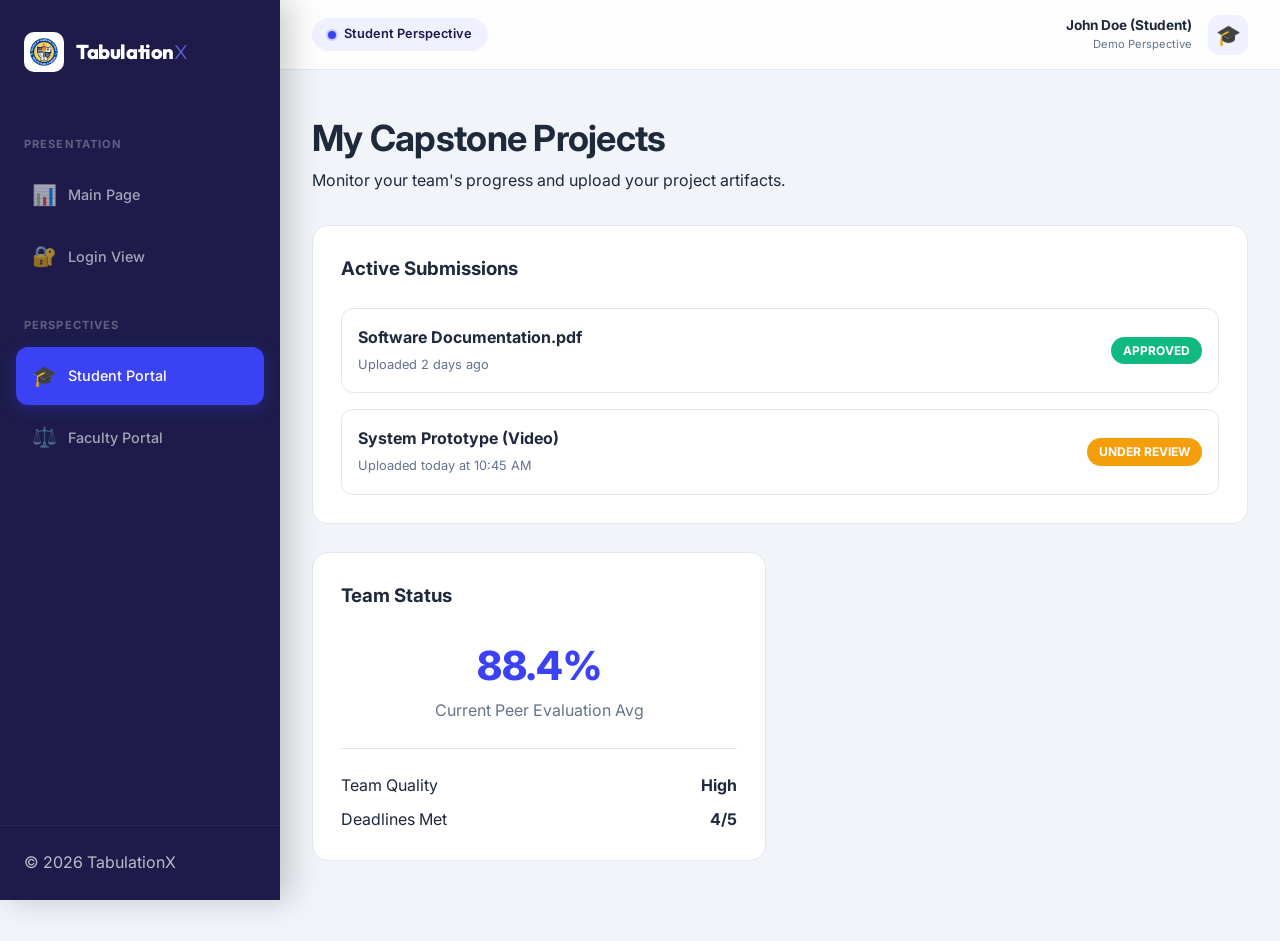
<file: portal/student.html>
<!DOCTYPE html>
<html lang="en">
<head>
    <meta charset="UTF-8">
    <meta name="viewport" content="width=device-width, initial-scale=1.0">
    <title>Student Portal - TabulationX</title>
    <link rel="preconnect" href="https://fonts.googleapis.com">
    <link href="https://fonts.googleapis.com/css2?family=Inter:wght@400;500;600;700&family=Outfit:wght@500;600;700;800&display=swap" rel="stylesheet">
    <link rel="stylesheet" href="../assets/css/style.css">
    <link rel="stylesheet" href="../assets/css/mobile.css">
</head>
<body>
    <div class="app-container">
        <!-- Sidebar -->
        <aside class="sidebar">
            <div class="sidebar-brand">
                <div class="brand-logo">
                    <img src="../assets/img/logo.png" alt="Logo">
                </div>
                <span class="brand-name">Tabulation<span class="x-mark">X</span></span>
            </div>

            <nav class="sidebar-menu">
                <div class="menu-section">Presentation</div>
                <a href="../index.html" class="menu-item">
                    <span class="menu-icon">📊</span>
                    <span class="menu-text">Main Page</span>
                </a>
                <a href="../login.html" class="menu-item">
                    <span class="menu-icon">🔐</span>
                    <span class="menu-text">Login View</span>
                </a>

                <div class="menu-section">Perspectives</div>
                <a href="student.html" class="menu-item active">
                    <span class="menu-icon">🎓</span>
                    <span class="menu-text">Student Portal</span>
                </a>
                <a href="faculty.html" class="menu-item">
                    <span class="menu-icon">⚖️</span>
                    <span class="menu-text">Faculty Portal</span>
                </a>
            </nav>

            <div class="sidebar-footer">
                <div class="footer-content">
                    <p>&copy; 2026 TabulationX</p>
                </div>
            </div>
        </aside>

        <main class="main-wrapper">
            <header class="topbar">
                <div class="topbar-left">
                    <button id="sidebar-toggle" class="mobile-toggle">☰</button>
                    <div class="page-title-badge">
                        <span class="dot"></span>
                        Student Perspective
                    </div>
                </div>
                <div class="topbar-right">
                    <div class="user-profile">
                        <div class="user-info">
                            <span class="user-name">John Doe (Student)</span>
                            <span class="user-role">Demo Perspective</span>
                        </div>
                        <div class="user-avatar">🎓</div>
                    </div>
                </div>
            </header>

            <div class="content-body animate-fade-in">
                <div class="page-header">
                    <div>
                        <h1>My Capstone Projects</h1>
                        <p class="subtitle">Monitor your team's progress and upload your project artifacts.</p>
                    </div>
                </div>

                <div class="dashboard-grid">
                    <div class="card" style="grid-column: span 2;">
                        <h3>Active Submissions</h3>
                        <div style="margin-top: 1.5rem;">
                            <div style="padding: 1rem; border: 1px solid var(--border); border-radius: 12px; display: flex; justify-content: space-between; align-items: center; margin-bottom: 1rem;">
                                <div>
                                    <h4 style="margin:0">Software Documentation.pdf</h4>
                                    <span style="font-size: 0.8rem; color: var(--text-light)">Uploaded 2 days ago</span>
                                </div>
                                <span style="background: var(--success); color: white; padding: 4px 12px; border-radius: 20px; font-size: 0.75rem; font-weight: 700;">APPROVED</span>
                            </div>
                            <div style="padding: 1rem; border: 1px solid var(--border); border-radius: 12px; display: flex; justify-content: space-between; align-items: center;">
                                <div>
                                    <h4 style="margin:0">System Prototype (Video)</h4>
                                    <span style="font-size: 0.8rem; color: var(--text-light)">Uploaded today at 10:45 AM</span>
                                </div>
                                <span style="background: var(--warning); color: white; padding: 4px 12px; border-radius: 20px; font-size: 0.75rem; font-weight: 700;">UNDER REVIEW</span>
                            </div>
                        </div>
                    </div>

                    <div class="card warning-top">
                        <h3>Team Status</h3>
                        <div style="margin-top: 1.5rem; text-align: center;">
                            <div style="font-size: 2.5rem; font-weight: 800; color: var(--primary);">88.4%</div>
                            <p style="color: var(--text-light);">Current Peer Evaluation Avg</p>
                            <hr style="margin: 1.5rem 0; border: 0; border-top: 1px solid var(--border);">
                            <div style="display: flex; flex-direction: column; gap: 0.5rem; text-align: left;">
                                <div style="display: flex; justify-content: space-between;">
                                    <span>Team Quality</span>
                                    <strong>High</strong>
                                </div>
                                <div style="display: flex; justify-content: space-between;">
                                    <span>Deadlines Met</span>
                                    <strong>4/5</strong>
                                </div>
                            </div>
                        </div>
                    </div>
                </div>
            </div>
        </main>
    </div>
    <script src="../assets/js/main.js"></script>
</body>
</html>
</file>
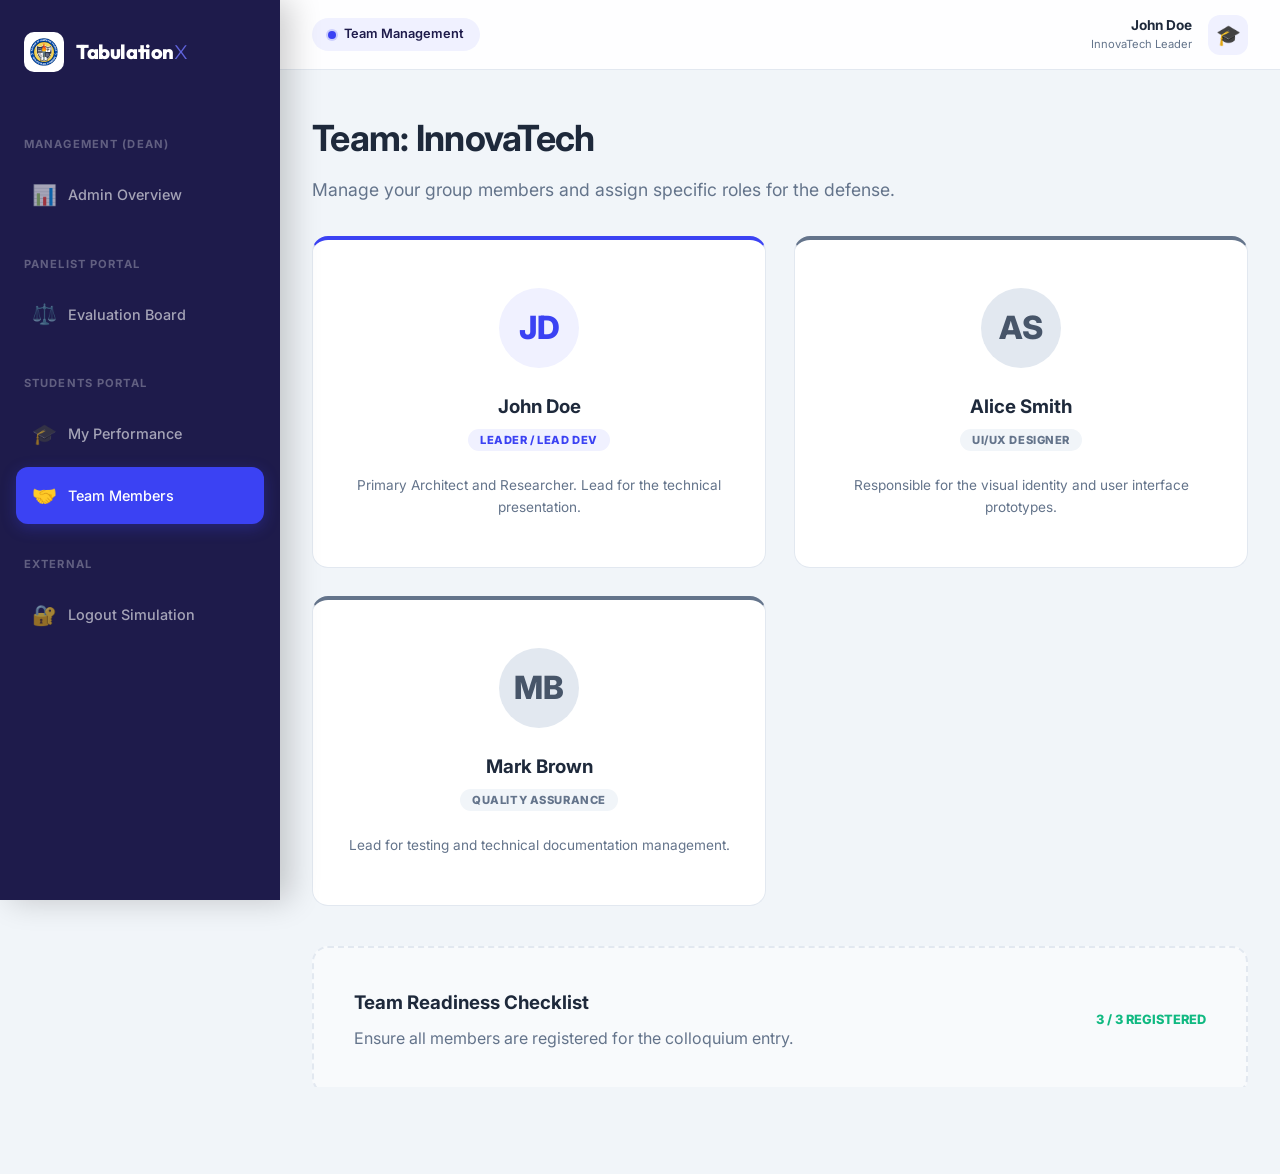
<file: student/members.html>
<!DOCTYPE html>
<html lang="en">
<head>
    <meta charset="UTF-8">
    <meta name="viewport" content="width=device-width, initial-scale=1.0">
    <title>Team Members - TabulationX</title>
    <link rel="preconnect" href="https://fonts.googleapis.com">
    <link rel="preconnect" href="https://fonts.gstatic.com" crossorigin>
    <link href="https://fonts.googleapis.com/css2?family=Inter:wght@400;500;600;700&family=Outfit:wght@500;600;700;800&display=swap" rel="stylesheet">
    <link rel="stylesheet" href="../assets/css/style.css">
    <link rel="stylesheet" href="../assets/css/mobile.css">
</head>
<body>
    <div class="app-container">
        <!-- Consistent Student Sidebar -->
        <aside class="sidebar">
            <div class="sidebar-brand">
                <div class="brand-logo"><img src="../assets/img/logo.png" alt="Logo"></div>
                <span class="brand-name">Tabulation<span class="x-mark">X</span></span>
            </div>

            <nav class="sidebar-menu">
                <div class="menu-section">Management (Dean)</div>
                <a href="../dean/dashboard.html" class="menu-item">
                    <span class="menu-icon">📊</span><span class="menu-text">Admin Overview</span>
                </a>

                <div class="menu-section">Panelist Portal</div>
                <a href="../panelist/dashboard.html" class="menu-item">
                    <span class="menu-icon">⚖️</span><span class="menu-text">Evaluation Board</span>
                </a>

                <div class="menu-section">Students Portal</div>
                <a href="dashboard.html" class="menu-item">
                    <span class="menu-icon">🎓</span><span class="menu-text">My Performance</span>
                </a>
                <a href="members.html" class="menu-item active">
                    <span class="menu-icon">🤝</span><span class="menu-text">Team Members</span>
                </a>
                
                <div class="menu-section">External</div>
                <a href="../login.html" class="menu-item">
                    <span class="menu-icon">🔐</span><span class="menu-text">Logout Simulation</span>
                </a>
            </nav>
        </aside>

        <main class="main-wrapper">
            <header class="topbar">
                <div class="topbar-left">
                    <button id="sidebar-toggle" class="mobile-toggle">☰</button>
                    <div class="page-title-badge">
                        <span class="dot" style="background: var(--primary)"></span>
                        Team Management
                    </div>
                </div>
                <div class="topbar-right">
                    <div class="user-profile">
                        <div class="user-info">
                            <span class="user-name">John Doe</span>
                            <span class="user-role">InnovaTech Leader</span>
                        </div>
                        <div class="user-avatar" style="background: var(--primary-subtle); color: var(--primary);">🎓</div>
                    </div>
                </div>
            </header>

            <div class="content-body animate-fade-in">
                <div class="page-header" style="margin-bottom: 2rem;">
                    <div>
                        <h1>Team: InnovaTech</h1>
                        <p style="color: var(--text-light); margin-top: 0.5rem; font-size: 1.1rem;">Manage your group members and assign specific roles for the defense.</p>
                    </div>
                </div>

                <div class="dashboard-grid">
                    <!-- Member Card 1 -->
                    <div class="card stat-card" style="border-top-color: var(--primary); text-align: center; padding: 3rem 2rem;">
                        <div style="width: 80px; height: 80px; background: var(--primary-subtle); color: var(--primary); border-radius: 50%; display: flex; align-items: center; justify-content: center; font-size: 2rem; margin: 0 auto 1.5rem; font-weight: 800;">JD</div>
                        <h3 style="margin-bottom: 0.25rem;">John Doe</h3>
                        <span style="font-size: 0.7rem; font-weight: 800; color: var(--primary); text-transform: uppercase; letter-spacing: 0.05em; background: var(--primary-subtle); padding: 4px 12px; border-radius: 20px;">Leader / Lead Dev</span>
                        <p style="margin-top: 1.5rem; font-size: 0.85rem; color: var(--text-light);">Primary Architect and Researcher. Lead for the technical presentation.</p>
                    </div>

                    <!-- Member Card 2 -->
                    <div class="card stat-card" style="border-top-color: var(--secondary); text-align: center; padding: 3rem 2rem;">
                        <div style="width: 80px; height: 80px; background: #e2e8f0; color: #475569; border-radius: 50%; display: flex; align-items: center; justify-content: center; font-size: 2rem; margin: 0 auto 1.5rem; font-weight: 800;">AS</div>
                        <h3 style="margin-bottom: 0.25rem;">Alice Smith</h3>
                        <span style="font-size: 0.7rem; font-weight: 800; color: var(--secondary); text-transform: uppercase; letter-spacing: 0.05em; background: #f1f5f9; padding: 4px 12px; border-radius: 20px;">UI/UX Designer</span>
                        <p style="margin-top: 1.5rem; font-size: 0.85rem; color: var(--text-light);">Responsible for the visual identity and user interface prototypes.</p>
                    </div>

                    <!-- Member Card 3 -->
                    <div class="card stat-card" style="border-top-color: var(--secondary); text-align: center; padding: 3rem 2rem;">
                        <div style="width: 80px; height: 80px; background: #e2e8f0; color: #475569; border-radius: 50%; display: flex; align-items: center; justify-content: center; font-size: 2rem; margin: 0 auto 1.5rem; font-weight: 800;">MB</div>
                        <h3 style="margin-bottom: 0.25rem;">Mark Brown</h3>
                        <span style="font-size: 0.7rem; font-weight: 800; color: var(--secondary); text-transform: uppercase; letter-spacing: 0.05em; background: #f1f5f9; padding: 4px 12px; border-radius: 20px;">Quality Assurance</span>
                        <p style="margin-top: 1.5rem; font-size: 0.85rem; color: var(--text-light);">Lead for testing and technical documentation management.</p>
                    </div>
                </div>

                <div class="card" style="margin-top: 2.5rem; padding: 2.5rem; background: var(--light); border: 2px dashed var(--border);">
                    <div style="display: flex; justify-content: space-between; align-items: center;">
                        <div>
                            <h3 style="margin:0;">Team Readiness Checklist</h3>
                            <p style="margin-top:0.5rem; color:var(--text-light);">Ensure all members are registered for the colloquium entry.</p>
                        </div>
                        <span style="font-size: 0.8rem; font-weight: 800; color: var(--success);">3 / 3 REGISTERED</span>
                    </div>
                </div>
            </div>
        </main>
    </div>
    <script src="../assets/js/main.js"></script>
</body>
</html>
</file>
<file: assets/css/style.css>
/* 
   TabulationX Premium Static Demo CSS
   Synchronized with actual Tab_Src styles but enhanced for presentation.
*/
@import url("mobile.css");

:root {
    --primary: #3b42f3;
    --primary-dark: #1e1b4b;
    --primary-light: #7075ff;
    --primary-subtle: #f0f1ff;
    --secondary: #64748b;
    --dark: #070919;
    --light: #f8fafc;
    --bg-body: #f1f5f9;
    --surface: #ffffff;
    --border: #e2e8f0;
    --text-main: #1e293b;
    --text-light: #64748b;
    --success: #10b981;
    --success-subtle: #d1fae5;
    --danger: #ef4444;
    --danger-subtle: #fee2e2;
    --warning: #f59e0b;
    --font-heading: 'Outfit', sans-serif;
    --font-body: 'Inter', sans-serif;
    --shadow-sm: 0 1px 2px 0 rgb(0 0 0 / 0.05);
    --shadow: 0 4px 6px -1px rgb(0 0 0 / 0.1);
    --shadow-md: 0 10px 15px -3px rgb(0 0 0 / 0.1);
    --shadow-lg: 0 20px 25px -5px rgb(0 0 0 / 0.1);
    --radius-sm: 6px;
    --radius-md: 10px;
    --radius-lg: 16px;
    --radius-xl: 24px;
}

* {
    box-sizing: border-box;
    margin: 0;
    padding: 0;
}

body {
    font-family: var(--font-body);
    background-color: var(--bg-body);
    color: var(--text-main);
    min-height: 100vh;
    display: flex;
    flex-direction: column;
    line-height: 1.6;
}

/* App Container */
.app-container {
    display: flex;
    min-height: 100vh;
    width: 100%;
}

/* Sidebar - Premium Style */
.sidebar {
    width: 280px;
    background-color: var(--primary-dark);
    color: rgba(255, 255, 255, 0.7);
    height: 100vh;
    position: fixed;
    left: 0;
    top: 0;
    display: flex;
    flex-direction: column;
    z-index: 1000;
    transition: all 0.3s ease;
    box-shadow: 10px 0 30px rgba(0, 0, 0, 0.2);
}

.sidebar-brand {
    padding: 2rem 1.5rem;
    display: flex;
    align-items: center;
    gap: 0.75rem;
    color: white;
}

.brand-logo {
    width: 40px; height: 40px;
    background: white;
    padding: 6px;
    border-radius: 10px;
}

.brand-logo img { width: 100%; height: 100%; object-fit: contain; }

.brand-name {
    font-family: var(--font-heading);
    font-size: 1.25rem;
    font-weight: 800;
    letter-spacing: -0.02em;
}

.x-mark { color: var(--primary-light); font-weight: 300; opacity: 0.8; }

.sidebar-menu { flex: 1; padding: 0 1rem; overflow-y: auto; }

/* Custom Scrollbar */
.sidebar-menu::-webkit-scrollbar { width: 6px; }
.sidebar-menu::-webkit-scrollbar-track { background: transparent; }
.sidebar-menu::-webkit-scrollbar-thumb { background: rgba(255,255,255,0.1); border-radius: 10px; }

.menu-section {
    font-size: 0.7rem;
    text-transform: uppercase;
    letter-spacing: 0.1em;
    font-weight: 700;
    margin: 2rem 0.5rem 0.75rem;
    color: rgba(255, 255, 255, 0.3);
}

.menu-item {
    display: flex;
    align-items: center;
    gap: 0.75rem;
    padding: 0.8rem 1rem;
    border-radius: 12px;
    margin-bottom: 0.25rem;
    font-weight: 500;
    font-size: 0.9rem;
    text-decoration: none;
    color: rgba(255, 255, 255, 0.6);
    transition: all 0.2s;
}

.menu-item:hover { background: rgba(255, 255, 255, 0.05); color: white; }
.menu-item.active { background: var(--primary); color: white; box-shadow: 0 4px 15px rgba(59, 66, 243, 0.3); }

.menu-icon { font-size: 1.25rem; width: 24px; display: flex; justify-content: center; }

.sidebar-footer { padding: 1.5rem; border-top: 1px solid rgba(255, 255, 255, 0.05); }

/* Main Content Area */
.main-wrapper { flex: 1; margin-left: 280px; display: flex; flex-direction: column; min-width: 0; position: relative; }

.topbar {
    height: 70px;
    background: rgba(255, 255, 255, 0.9);
    backdrop-filter: blur(8px);
    border-bottom: 1px solid var(--border);
    display: flex; align-items: center; justify-content: space-between;
    padding: 0 2rem; position: sticky; top: 0; z-index: 999;
}

.page-title-badge {
    background: var(--primary-subtle);
    color: var(--primary-dark);
    padding: 0.4rem 1rem;
    border-radius: 50px;
    font-weight: 600;
    font-size: 0.8rem;
    display: flex; align-items: center; gap: 0.5rem;
}

.page-title-badge .dot { width: 8px; height: 8px; background: var(--primary); border-radius: 50%; box-shadow: 0 0 0 2px rgba(59, 66, 243, 0.2); }

.topbar-right { display: flex; align-items: center; gap: 1.5rem; }
.user-profile { display: flex; align-items: center; gap: 1rem; }
.user-info { text-align: right; display: flex; flex-direction: column; }
.user-name { font-weight: 700; font-size: 0.85rem; }
.user-role { font-size: 0.7rem; color: var(--text-light); }
.user-avatar { width: 40px; height: 40px; background: var(--primary-subtle); border-radius: 12px; display: flex; align-items: center; justify-content: center; font-size: 1.25rem; }

.content-body { padding: 2.5rem 2rem 5rem; }

/* Page Header */
.page-header { display: flex; justify-content: space-between; align-items: center; margin-bottom: 2rem; }
.page-header h1 { font-size: 2.25rem; letter-spacing: -0.02em; }

/* Dashboard Cards */
.dashboard-grid { display: grid; grid-template-columns: repeat(auto-fit, minmax(320px, 1fr)); gap: 1.75rem; }
.card { background: var(--surface); border: 1px solid var(--border); border-radius: var(--radius-lg); padding: 1.75rem; position: relative; transition: all 0.3s ease; }
.card:hover { transform: translateY(-5px); box-shadow: var(--shadow-lg); }

.stat-card { padding: 2rem; border-top: 4px solid var(--primary); }
.stat-label { font-size: 0.75rem; font-weight: 700; text-transform: uppercase; color: var(--text-light); letter-spacing: 0.05em; }
.stat-value { font-size: 2.5rem; font-weight: 800; color: var(--dark); margin: 0.5rem 0; font-family: var(--font-heading); }

/* Chart Containers */
.chart-wrapper { position: relative; width: 100%; height: 260px; margin-top: 1rem; }
.chart-wrapper-sm { height: 180px; }
.chart-wrapper-lg { height: 320px; }

/* Components from original */
.btn { display: inline-flex; align-items: center; justify-content: center; padding: 0.75rem 1.5rem; border-radius: 10px; font-weight: 700; font-size: 0.85rem; text-decoration: none; cursor: pointer; transition: 0.2s; border: none; }
.btn-primary { background: var(--primary); color: white; }
.btn-primary:hover { background: var(--primary-dark); }
.btn-secondary { background: var(--primary-subtle); color: var(--primary); }
.btn-secondary:hover { background: #e0e2ff; }

.form-control { width: 100%; padding: 0.75rem 1rem; border: 1px solid var(--border); border-radius: 10px; font-family: inherit; font-size: 0.9rem; }
.form-label { display: block; font-size: 0.7rem; font-weight: 700; text-transform: uppercase; color: var(--text-light); margin-bottom: 0.5rem; letter-spacing: 0.05em; }

.alert { padding: 1.25rem; border-radius: 12px; margin-bottom: 1.5rem; font-size: 0.9rem; }
.alert-success { background: var(--success-subtle); color: #064e3b; border: 1px solid rgba(16, 185, 129, 0.2); }

/* Animations */
@keyframes fadeIn { from { opacity: 0; transform: translateY(10px); } to { opacity: 1; transform: translateY(0); } }
.animate-fade-in { animation: fadeIn 0.4s ease-out forwards; }


/* Responsive adjustments are now handled in mobile.css */
.mobile-toggle { display: none; }
</file>
<file: assets/css/mobile.css>
/* 
   TabulationX Mobile Optimization Styles
   Specifically for mobile-first experience and handling sidebar interactions.
*/

:root {
    --header-height: 60px;
    --sidebar-width: 280px;
}

@media (max-width: 1100px) {
    /* Layout Adjustments */
    .app-container {
        display: block; /* Stack on mobile */
    }

    .sidebar {
        transform: translateX(-100%);
        width: var(--sidebar-width);
        transition: transform 0.3s cubic-bezier(0.4, 0, 0.2, 1);
        box-shadow: 15px 0 40px rgba(0, 0, 0, 0.3);
    }

    .sidebar.active {
        transform: translateX(0);
    }

    .main-wrapper {
        margin-left: 0 !important;
        padding-top: 0;
    }

    .topbar {
        height: var(--header-height);
        padding: 0 1.25rem;
        position: fixed;
        width: 100%;
        top: 0;
        left: 0;
        z-index: 998;
    }

    .content-body {
        padding: calc(var(--header-height) + 1.5rem) 1.25rem 3rem !important;
    }

    /* Mobile Navigation Button (Hamburger) - CSS-only 3-Bar Icon */
    .mobile-toggle {
        display: flex !important;
        position: relative;
        align-items: center;
        justify-content: center;
        width: 44px;
        height: 44px;
        background: var(--primary) !important;
        border: none;
        border-radius: 12px;
        cursor: pointer;
        margin-right: 1.25rem;
        flex-shrink: 0;
        box-shadow: 0 4px 12px rgba(59, 66, 243, 0.2);
        color: transparent; /* Hide character just in case */
        overflow: hidden;
    }

    .mobile-toggle::before,
    .mobile-toggle::after {
        content: "";
        position: absolute;
        width: 20px;
        height: 2px;
        background: white;
        transition: 0.3s;
    }

    .mobile-toggle::before { transform: translateY(-6px); box-shadow: 0 6px 0 white; }
    .mobile-toggle::after { transform: translateY(6px); }

    /* When active (if we want to add rotation later) */
    body.sidebar-open .mobile-toggle::before { transform: translate(0) rotate(45deg); box-shadow: none; }
    body.sidebar-open .mobile-toggle::after { transform: translate(0) rotate(-45deg); }

    /* UI Adjustments */
    .topbar-left {
        display: flex;
        align-items: center;
    }

    .page-title-badge {
        padding: 0.3rem 0.8rem;
        font-size: 0.75rem;
    }

    .user-info {
        display: none !important; /* Hide name/role on small screens to save space */
    }

    .user-avatar {
        width: 36px;
        height: 36px;
    }

    /* Page Headers */
    .page-header {
        flex-direction: column;
        align-items: flex-start;
        gap: 1rem;
        margin-bottom: 2rem !important;
    }

    .page-header h1 {
        font-size: 1.75rem !important;
    }

    /* Grid & Cards Responsive */
    .dashboard-grid {
        grid-template-columns: 1fr !important;
        gap: 1.25rem;
    }

    .card {
        padding: 1.5rem !important;
    }

    .stat-card .stat-value {
        font-size: 2rem;
    }

    /* Form responsiveness */
    .card[style*="display: grid"] {
        grid-template-columns: 1fr !important;
        gap: 1rem !important;
    }

    /* Table replacements / Data rows */
    [style*="display: flex; justify-content: space-between"] {
        flex-direction: column;
        gap: 1rem;
    }

    /* Buttons */
    .btn {
        width: 100%;
        margin-bottom: 0.5rem;
    }

    /* Sidebar Active States Helper */
    .sidebar-overlay {
        position: fixed;
        top: 0;
        left: 0;
        right: 0;
        bottom: 0;
        background: rgba(0, 0, 0, 0.5);
        backdrop-filter: blur(4px);
        z-index: 999;
        display: none;
        opacity: 0;
        transition: opacity 0.3s ease;
    }

    body.sidebar-open .sidebar-overlay {
        display: block;
        opacity: 1;
    }

    body.sidebar-open {
        overflow: hidden;
    }
}
</file>
